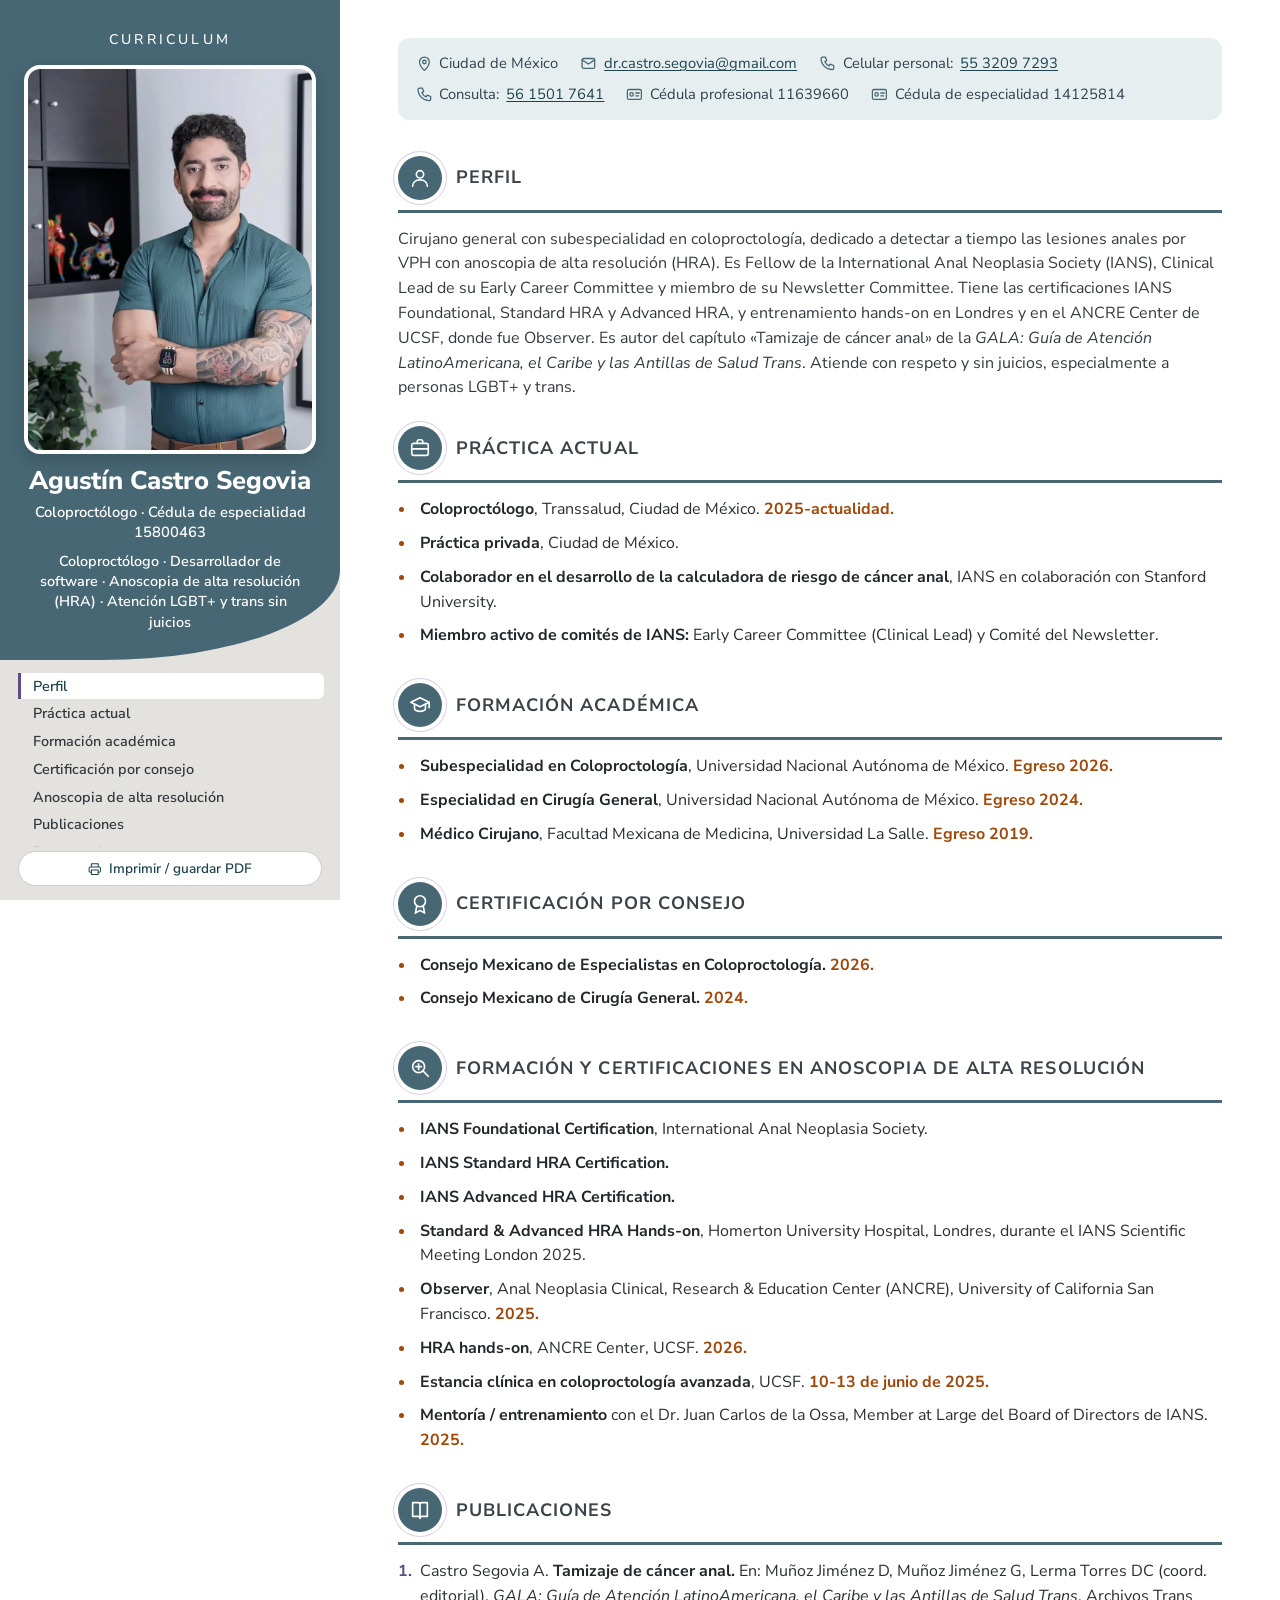
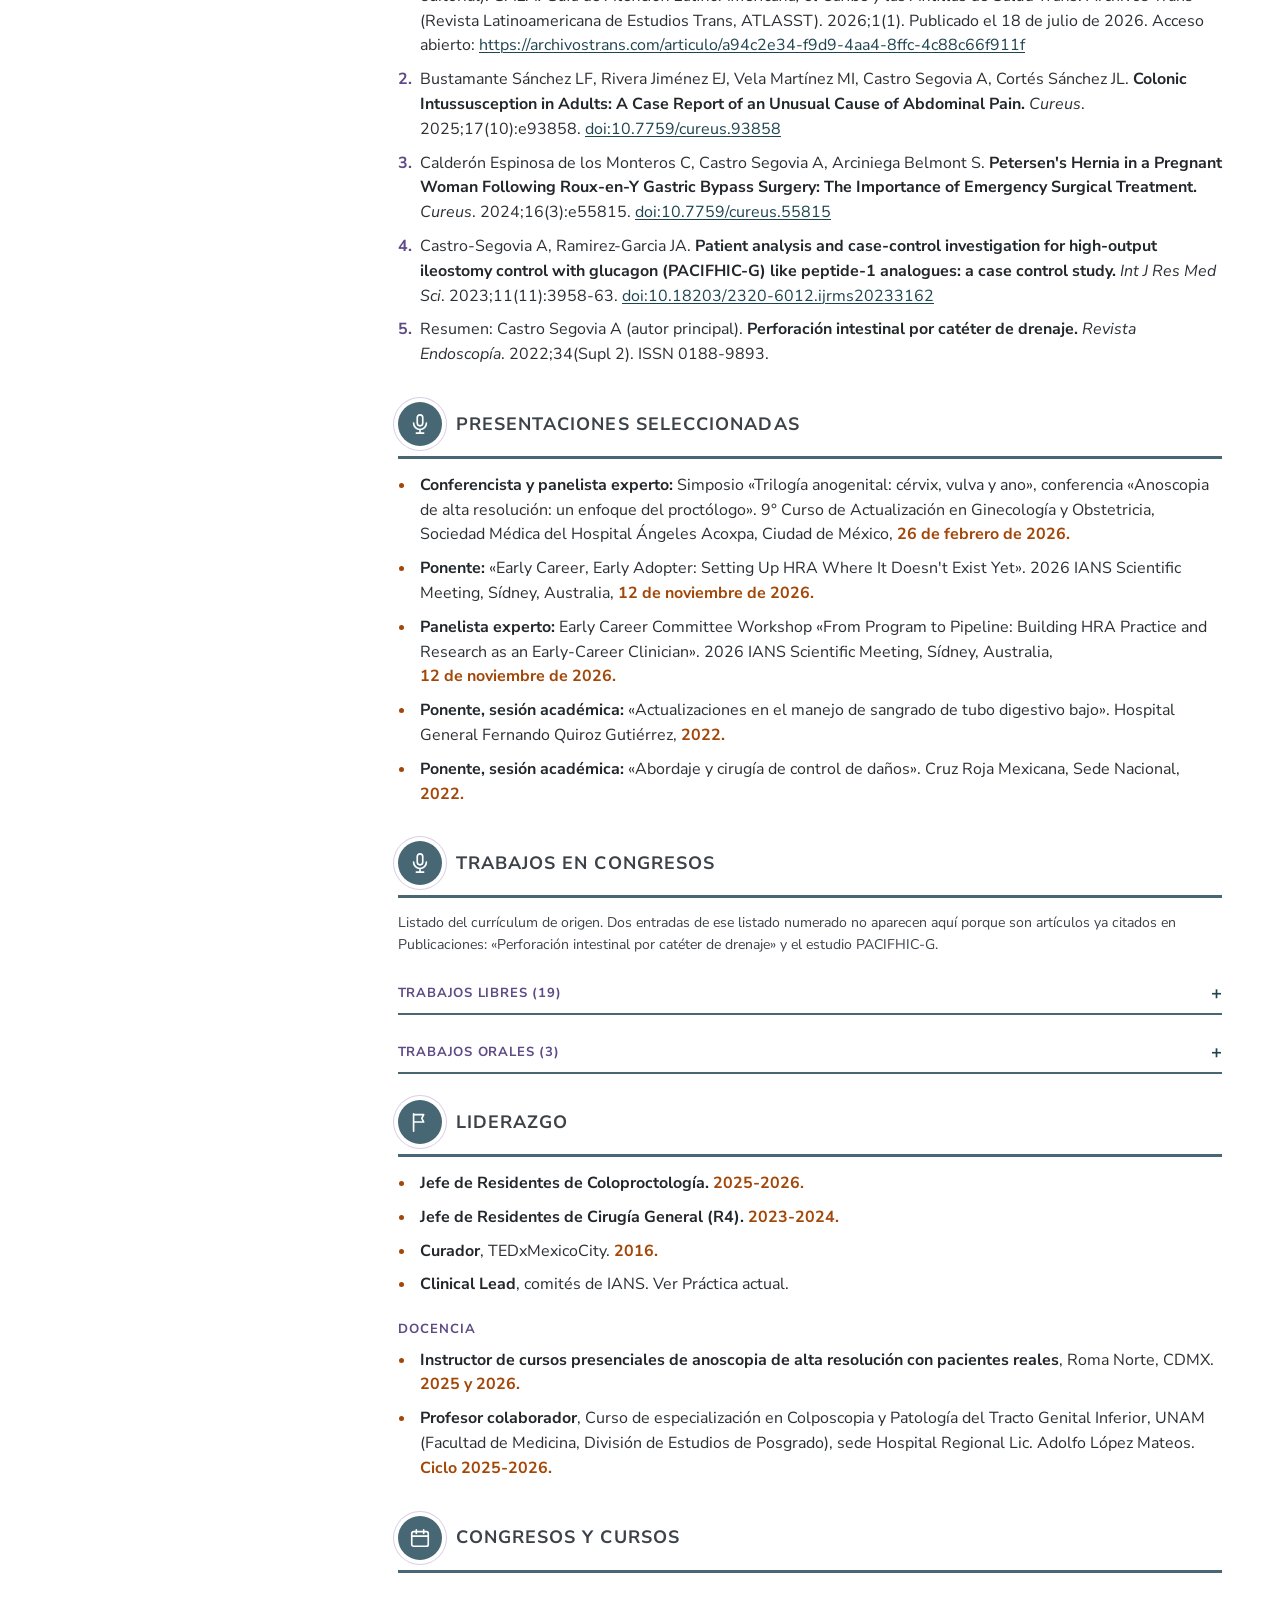
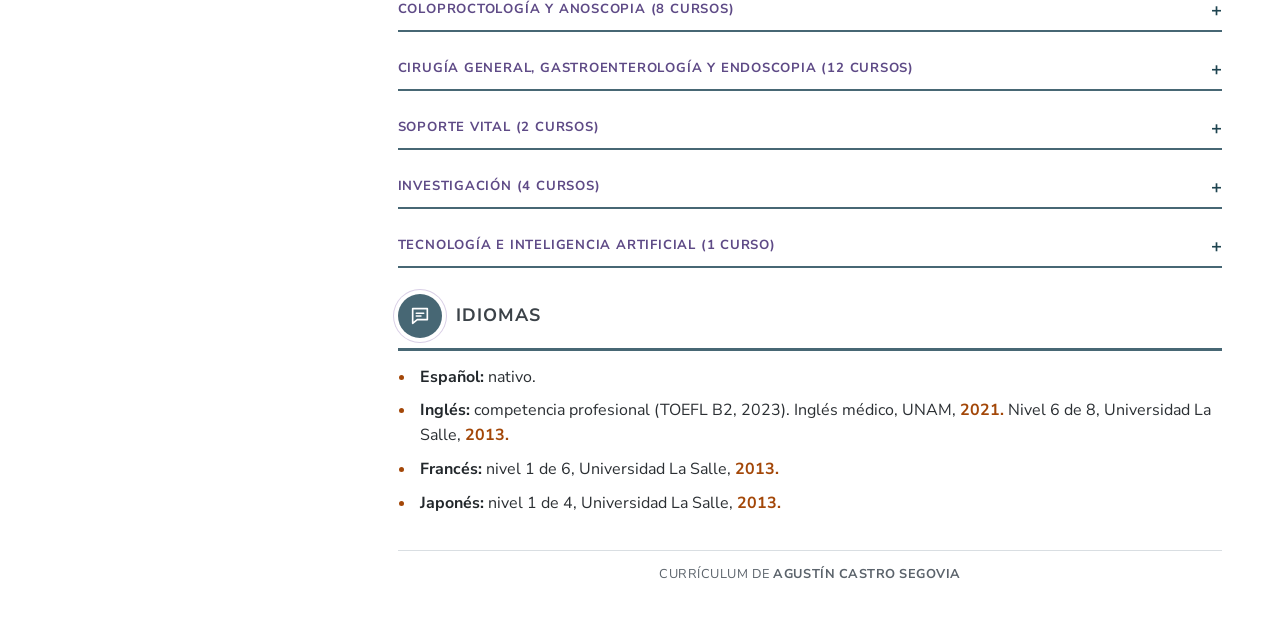
<file: cv/index.html>
<!DOCTYPE html>
<html lang="es">
<head>
<meta charset="utf-8">
<meta name="viewport" content="width=device-width, initial-scale=1">
<meta name="robots" content="noindex">
<title>Agustín Castro Segovia · Coloproctólogo · Currículum</title>
<meta name="description" content="Currículum de Agustín Castro Segovia, coloproctólogo en Ciudad de México.">
<link rel="stylesheet" href="assets/style.css">
</head>
<body>
<svg width="0" height="0" style="position:absolute" aria-hidden="true">
  <defs>
    <symbol id="i-user" viewBox="0 0 24 24"><circle cx="12" cy="8" r="4"/><path d="M4 21c0-4.4 3.6-7 8-7s8 2.6 8 7"/></symbol>
    <symbol id="i-briefcase" viewBox="0 0 24 24"><rect x="3" y="7" width="18" height="13" rx="2"/><path d="M9 7V5a2 2 0 0 1 2-2h2a2 2 0 0 1 2 2v2M3 13h18"/></symbol>
    <symbol id="i-cap" viewBox="0 0 24 24"><path d="M2 9l10-5 10 5-10 5z"/><path d="M6 11v5c0 1.5 2.7 3 6 3s6-1.5 6-3v-5M22 9v6"/></symbol>
    <symbol id="i-award" viewBox="0 0 24 24"><circle cx="12" cy="9" r="6"/><path d="M8.5 14L7 22l5-3 5 3-1.5-8"/></symbol>
    <symbol id="i-scope" viewBox="0 0 24 24"><circle cx="10.5" cy="10.5" r="6.5"/><path d="M15.5 15.5L21 21M10.5 7.5v6M7.5 10.5h6"/></symbol>
    <symbol id="i-globe" viewBox="0 0 24 24"><circle cx="12" cy="12" r="9"/><path d="M3 12h18M12 3c2.5 2.6 3.8 5.6 3.8 9s-1.3 6.4-3.8 9c-2.5-2.6-3.8-5.6-3.8-9S9.5 5.6 12 3z"/></symbol>
    <symbol id="i-book" viewBox="0 0 24 24"><path d="M4 4h6a3 3 0 0 1 2 1 3 3 0 0 1 2-1h6v15h-6a2 2 0 0 0-2 2 2 2 0 0 0-2-2H4z"/><path d="M12 5v16"/></symbol>
    <symbol id="i-mic" viewBox="0 0 24 24"><rect x="9" y="2" width="6" height="12" rx="3"/><path d="M5 11a7 7 0 0 0 14 0M12 18v4M8 22h8"/></symbol>
    <symbol id="i-flag" viewBox="0 0 24 24"><path d="M5 22V3M5 4h11l-2 4 2 4H5"/></symbol>
    <symbol id="i-calendar" viewBox="0 0 24 24"><rect x="3" y="5" width="18" height="16" rx="2"/><path d="M3 10h18M8 3v4M16 3v4"/></symbol>
    <symbol id="i-clipboard" viewBox="0 0 24 24"><rect x="5" y="4" width="14" height="18" rx="2"/><path d="M9 4V2h6v2M9 11h6M9 15h6"/></symbol>
    <symbol id="i-users" viewBox="0 0 24 24"><circle cx="9" cy="8" r="3.5"/><path d="M2 20c0-3.6 3-6 7-6s7 2.4 7 6M16 4.5a3.5 3.5 0 0 1 0 7M18 14c2.5.6 4 2.7 4 6"/></symbol>
    <symbol id="i-chat" viewBox="0 0 24 24"><path d="M4 4h16v12H9l-5 4z"/><path d="M8 9h8M8 12h5"/></symbol>
    <symbol id="i-mail" viewBox="0 0 24 24"><rect x="3" y="5" width="18" height="14" rx="2"/><path d="M3 7l9 6 9-6"/></symbol>
    <symbol id="i-phone" viewBox="0 0 24 24"><path d="M5 3h4l2 5-2.5 1.5a11 11 0 0 0 6 6L16 13l5 2v4a2 2 0 0 1-2 2A16 16 0 0 1 3 5a2 2 0 0 1 2-2z"/></symbol>
    <symbol id="i-pin" viewBox="0 0 24 24"><path d="M12 22s7-6.5 7-12a7 7 0 0 0-14 0c0 5.5 7 12 7 12z"/><circle cx="12" cy="10" r="2.5"/></symbol>
    <symbol id="i-id" viewBox="0 0 24 24"><rect x="2" y="5" width="20" height="14" rx="2"/><circle cx="8" cy="12" r="2.5"/><path d="M14 10h5M14 14h4"/></symbol>
    <symbol id="i-print" viewBox="0 0 24 24"><path d="M6 9V3h12v6M6 18H4a2 2 0 0 1-2-2v-5a2 2 0 0 1 2-2h16a2 2 0 0 1 2 2v5a2 2 0 0 1-2 2h-2"/><rect x="6" y="14" width="12" height="8"/></symbol>
    <symbol id="i-ext" viewBox="0 0 24 24"><path d="M14 4h6v6M20 4l-9 9M18 14v5a1 1 0 0 1-1 1H5a1 1 0 0 1-1-1V7a1 1 0 0 1 1-1h5"/></symbol>
  </defs>
</svg>

<a class="skip" href="#contenido">Saltar al contenido</a>

<div class="layout">
  <aside class="sidebar">
    <header class="hero">
      <p class="eyebrow">Curriculum</p>
      <div class="photo"><img src="assets/foto-agustin-castro-segovia.webp" alt="Fotografía de Agustín Castro Segovia" width="800" height="1073"></div>
      <h1>Agustín Castro Segovia</h1>
      <p class="cred">Coloproctólogo · Cédula de especialidad 15800463</p>
      <p class="tagline">Coloproctólogo · Desarrollador de software · Anoscopia de alta resolución (HRA) · Atención LGBT+ y trans sin juicios</p>
    </header>
    <nav class="toc" aria-label="Secciones del currículum">
      <ul>
        <li><a href="#perfil">Perfil</a></li>
        <li><a href="#practica">Práctica actual</a></li>
        <li><a href="#formacion">Formación académica</a></li>
        <li><a href="#consejo">Certificación por consejo</a></li>
        <li><a href="#hra">Anoscopia de alta resolución</a></li>
        <li><a href="#publicaciones">Publicaciones</a></li>
        <li><a href="#presentaciones">Presentaciones</a></li>
        <li><a href="#trabajos">Trabajos</a></li>
        <li><a href="#liderazgo">Liderazgo</a></li>
        <li><a href="#congresos-cursos">Congresos y cursos</a></li>
        <li><a href="#idiomas">Idiomas</a></li>
      </ul>
    </nav>
    <button class="print-btn" type="button" onclick="window.print()"><svg><use href="#i-print"/></svg>Imprimir / guardar PDF</button>
  </aside>

  <main id="contenido" class="content">
    <section class="contact" aria-label="Datos de contacto">
      <ul>
        <li><svg><use href="#i-pin"/></svg>Ciudad de México</li>
        <li><svg><use href="#i-mail"/></svg><a href="mailto:dr.castro.segovia@gmail.com">dr.castro.segovia@gmail.com</a></li>
        <li><svg><use href="#i-phone"/></svg>Celular personal: <a href="tel:+525532097293">55 3209 7293</a></li>
        <li><svg><use href="#i-phone"/></svg>Consulta: <a href="tel:+525615017641">56 1501 7641</a></li>
        <li><svg><use href="#i-id"/></svg>Cédula profesional 11639660</li>
        <li><svg><use href="#i-id"/></svg>Cédula de especialidad 14125814</li>
      </ul>
    </section>

    <section id="perfil" class="sec">
      <h2><span class="ic"><svg><use href="#i-user"/></svg></span>Perfil</h2>
      <p class="lead">Cirujano general con subespecialidad en coloproctología, dedicado a detectar a tiempo las lesiones anales por VPH con anoscopia de alta resolución (HRA). Es Fellow de la International Anal Neoplasia Society (IANS), Clinical Lead de su Early Career Committee y miembro de su Newsletter Committee. Tiene las certificaciones IANS Foundational, Standard HRA y Advanced HRA, y entrenamiento hands-on en Londres y en el ANCRE Center de UCSF, donde fue Observer. Es autor del capítulo «Tamizaje de cáncer anal» de la <em>GALA: Guía de Atención LatinoAmericana, el Caribe y las Antillas de Salud Trans</em>. Atiende con respeto y sin juicios, especialmente a personas LGBT+ y trans.</p>
    </section>

    <section id="practica" class="sec">
      <h2><span class="ic"><svg><use href="#i-briefcase"/></svg></span>Práctica actual</h2>
      <ul class="items">
        <li><strong>Coloproctólogo</strong>, Transsalud, Ciudad de México. <span class="date">2025-actualidad.</span></li>
        <li><strong>Práctica privada</strong>, Ciudad de México.</li>
        <li><strong>Colaborador en el desarrollo de la calculadora de riesgo de cáncer anal</strong>, IANS en colaboración con Stanford University.</li>
        <li><strong>Miembro activo de comités de IANS:</strong> Early Career Committee (Clinical Lead) y Comité del Newsletter.</li>
      </ul>
    </section>

    <section id="formacion" class="sec">
      <h2><span class="ic"><svg><use href="#i-cap"/></svg></span>Formación académica</h2>
      <ul class="items">
        <li><strong>Subespecialidad en Coloproctología</strong>, Universidad Nacional Autónoma de México. <span class="date">Egreso 2026.</span></li>
        <li><strong>Especialidad en Cirugía General</strong>, Universidad Nacional Autónoma de México. <span class="date">Egreso 2024.</span></li>
        <li><strong>Médico Cirujano</strong>, Facultad Mexicana de Medicina, Universidad La Salle. <span class="date">Egreso 2019.</span></li>
      </ul>
    </section>

    <section id="consejo" class="sec">
      <h2><span class="ic"><svg><use href="#i-award"/></svg></span>Certificación por consejo</h2>
      <ul class="items">
        <li><strong>Consejo Mexicano de Especialistas en Coloproctología.</strong> <span class="date">2026.</span></li>
        <li><strong>Consejo Mexicano de Cirugía General.</strong> <span class="date">2024.</span></li>
      </ul>
    </section>

    <section id="hra" class="sec">
      <h2><span class="ic"><svg><use href="#i-scope"/></svg></span>Formación y certificaciones en anoscopia de alta resolución</h2>
      <ul class="items">
        <li><strong>IANS Foundational Certification</strong>, International Anal Neoplasia Society.</li>
        <li><strong>IANS Standard HRA Certification.</strong></li>
        <li><strong>IANS Advanced HRA Certification.</strong></li>
        <li><strong>Standard &amp; Advanced HRA Hands-on</strong>, Homerton University Hospital, Londres, durante el IANS Scientific Meeting London 2025.</li>
        <li><strong>Observer</strong>, Anal Neoplasia Clinical, Research &amp; Education Center (ANCRE), University of California San Francisco. <span class="date">2025.</span></li>
        <li><strong>HRA hands-on</strong>, ANCRE Center, UCSF. <span class="date">2026.</span></li>
        <li><strong>Estancia clínica en coloproctología avanzada</strong>, UCSF. <span class="date">10-13 de junio de 2025.</span></li>
        <li><strong>Mentoría / entrenamiento</strong> con el Dr. Juan Carlos de la Ossa, Member at Large del Board of Directors de IANS. <span class="date">2025.</span></li>
      </ul>
    </section>

    <section id="publicaciones" class="sec">
      <h2><span class="ic"><svg><use href="#i-book"/></svg></span>Publicaciones</h2>
      <ol class="items pubs">
        <li>Castro Segovia A. <strong>Tamizaje de cáncer anal.</strong> En: Muñoz Jiménez D, Muñoz Jiménez G, Lerma Torres DC (coord. editorial). <em>GALA: Guía de Atención LatinoAmericana, el Caribe y las Antillas de Salud Trans</em>. Archivos Trans (Revista Latinoamericana de Estudios Trans, ATLASST). 2026;1(1). Publicado el 18 de julio de 2026. Acceso abierto: <a class="url" href="https://archivostrans.com/articulo/a94c2e34-f9d9-4aa4-8ffc-4c88c66f911f" target="_blank" rel="noopener noreferrer">https://archivostrans.com/articulo/a94c2e34-f9d9-4aa4-8ffc-4c88c66f911f</a></li>
        <li>Bustamante Sánchez LF, Rivera Jiménez EJ, Vela Martínez MI, Castro Segovia A, Cortés Sánchez JL. <strong>Colonic Intussusception in Adults: A Case Report of an Unusual Cause of Abdominal Pain.</strong> <em>Cureus</em>. 2025;17(10):e93858. <a href="https://doi.org/10.7759/cureus.93858" target="_blank" rel="noopener noreferrer">doi:10.7759/cureus.93858</a></li>
        <li>Calderón Espinosa de los Monteros C, Castro Segovia A, Arciniega Belmont S. <strong>Petersen's Hernia in a Pregnant Woman Following Roux-en-Y Gastric Bypass Surgery: The Importance of Emergency Surgical Treatment.</strong> <em>Cureus</em>. 2024;16(3):e55815. <a href="https://doi.org/10.7759/cureus.55815" target="_blank" rel="noopener noreferrer">doi:10.7759/cureus.55815</a></li>
        <li>Castro-Segovia A, Ramirez-Garcia JA. <strong>Patient analysis and case-control investigation for high-output ileostomy control with glucagon (PACIFHIC-G) like peptide-1 analogues: a case control study.</strong> <em>Int J Res Med Sci</em>. 2023;11(11):3958-63. <a href="https://doi.org/10.18203/2320-6012.ijrms20233162" target="_blank" rel="noopener noreferrer">doi:10.18203/2320-6012.ijrms20233162</a></li>
        <li>Resumen: Castro Segovia A (autor principal). <strong>Perforación intestinal por catéter de drenaje.</strong> <em>Revista Endoscopía</em>. 2022;34(Supl 2). ISSN 0188-9893.</li>
      </ol>
    </section>

    <section id="presentaciones" class="sec">
      <h2><span class="ic"><svg><use href="#i-mic"/></svg></span>Presentaciones seleccionadas</h2>
      <ul class="items">
        <li><strong>Conferencista y panelista experto:</strong> Simposio «Trilogía anogenital: cérvix, vulva y ano», conferencia «Anoscopia de alta resolución: un enfoque del proctólogo». 9° Curso de Actualización en Ginecología y Obstetricia, Sociedad Médica del Hospital Ángeles Acoxpa, Ciudad de México, <span class="date">26 de febrero de 2026.</span></li>
        <li><strong>Ponente:</strong> «Early Career, Early Adopter: Setting Up HRA Where It Doesn't Exist Yet». 2026 IANS Scientific Meeting, Sídney, Australia, <span class="date">12 de noviembre de 2026.</span></li>
        <li><strong>Panelista experto:</strong> Early Career Committee Workshop «From Program to Pipeline: Building HRA Practice and Research as an Early-Career Clinician». 2026 IANS Scientific Meeting, Sídney, Australia, <span class="date">12 de noviembre de 2026.</span></li>
        <li><strong>Ponente, sesión académica:</strong> «Actualizaciones en el manejo de sangrado de tubo digestivo bajo». Hospital General Fernando Quiroz Gutiérrez, <span class="date">2022.</span></li>
        <li><strong>Ponente, sesión académica:</strong> «Abordaje y cirugía de control de daños». Cruz Roja Mexicana, Sede Nacional, <span class="date">2022.</span></li>
      </ul>
    </section>

    <section id="trabajos" class="sec">
      <h2><span class="ic"><svg><use href="#i-mic"/></svg></span>Trabajos en congresos</h2>
      <p class="more-note">Listado del currículum de origen. Dos entradas de ese listado numerado no aparecen aquí porque son artículos ya citados en Publicaciones: «Perforación intestinal por catéter de drenaje» y el estudio PACIFHIC-G.</p>

      <button type="button" class="fold-btn" aria-expanded="false" aria-controls="trabajos-libres">Trabajos libres (19)</button>
      <div id="trabajos-libres" class="fold-panel" hidden>
        <ol class="items">
          <li><span class="kind">Trabajo libre.</span> «Adenoma pleomorfo de lóbulo profundo, presentación infrecuente de neoplasia parotídea». Congreso Internacional de Cirugía General, AMCG, <span class="date">2020.</span></li>
          <li><span class="kind">Trabajo libre.</span> «Absceso renal gigante enmascarado como absceso glúteo». Congreso Internacional de Cirugía General, AMCG, <span class="date">2021.</span></li>
          <li><span class="kind">Trabajo libre.</span> «Fascitis necrotizante como presentación de cáncer de recto. Reporte de un caso». Congreso Internacional de Cirugía General, AMCG, <span class="date">2021.</span></li>
          <li><span class="kind">Trabajo libre.</span> «Íleo biliar enmascarado por infección por SARS-CoV-2. Presentación infrecuente». Congreso Internacional de Cirugía General, AMCG, <span class="date">2021.</span></li>
          <li><span class="kind">Trabajo en congreso.</span> «Neumoperitoneo crónico: a razón de un caso». Congreso Internacional de Cirugía General, AMCG, <span class="date">2021.</span></li>
          <li><span class="kind">Trabajo libre.</span> «Intususcepción colónica en el adulto». Congreso Internacional de Cirugía General, AMCG, <span class="date">2022.</span></li>
          <li><span class="kind">Trabajo libre.</span> «Manejo escalonado y endoscópico de pancreatitis necrótica infectada». Congreso Internacional de Cirugía General, AMCG, <span class="date">2022.</span></li>
          <li><span class="kind">Trabajo libre.</span> «Disección selectiva de cuello en carcinoma epidermoide de cavidad oral como tratamiento integral». Congreso Internacional de Cirugía General, AMCG, <span class="date">2022.</span></li>
          <li><span class="kind">Trabajo libre.</span> «Evento inusual de perforación intestinal posterior a migración de prótesis duodenal terapéutica». Congreso Internacional de Cirugía General, AMCG, <span class="date">2022.</span></li>
          <li><span class="kind">Trabajo libre.</span> «Perforación intestinal espontánea por trombosis. Rara presentación de trombocitopenia trombótica autoinmune inducida por vacuna contra SARS-CoV-2». Congreso Internacional de Cirugía General, AMCG, <span class="date">2022.</span></li>
          <li><span class="kind">Trabajo libre.</span> «¿Resección o reducción? Hernia de Amyand, reporte y revisión». Congreso Internacional de Cirugía General, AMCG, <span class="date">2022.</span></li>
          <li><span class="kind">Trabajo libre.</span> «Manejo de pancreatitis necrótica infectada». Asociación Mexicana Hepato Pancreato Biliar, <span class="date">2022.</span></li>
          <li><span class="kind">Trabajo en congreso.</span> «Colecistectomía subtotal laparoscópica en paciente cirrótico. Una alternativa segura». Congreso Nacional de Cirugía Endoscópica, AMCE, <span class="date">2022.</span></li>
          <li><span class="kind">Trabajo libre.</span> «Segmentectomía hepática anatómica; un procedimiento en desuso». Congreso Internacional de Cirugía General, AMCG, <span class="date">2023.</span></li>
          <li><span class="kind">Trabajo libre.</span> «Coledocolitiasis resuelta por cirugía de mínima invasión, una alternativa a la CPRE». Congreso Internacional de Cirugía General, AMCG, <span class="date">2023.</span></li>
          <li><span class="kind">Trabajo libre.</span> «Hernia hiatal gigante. Actuar en el 2023». Asociación Mexicana de Cirugía Endoscópica, <span class="date">2023.</span></li>
          <li><span class="kind">Trabajo libre.</span> «Embarazo después de cirugía bariátrica. Actuar tempranamente ante complicaciones». Asociación Mexicana de Cirugía Endoscópica, <span class="date">2023.</span></li>
          <li><span class="kind">Trabajo libre.</span> «Detener una ileostomía de alto gasto: restaurar el freno ileal». Congreso Internacional de Cirugía General, AMCG, <span class="date">2023.</span></li>
          <li><span class="kind">Trabajo libre.</span> «Hernia de Petersen durante el embarazo. Debemos actuar». Asociación Mexicana de Cirugía Endoscópica, <span class="date">2023.</span></li>
        </ol>
      </div>

      <button type="button" class="fold-btn" aria-expanded="false" aria-controls="trabajos-orales">Trabajos orales (3)</button>
      <div id="trabajos-orales" class="fold-panel" hidden>
        <ol class="items">
          <li><span class="kind">Trabajo oral, candidato a premio.</span> «Recuperación acelerada posterior a una resección intestinal, abordaje para estomas de alto gasto». Congreso Internacional de Cirugía General, AMCG, <span class="date">2023.</span></li>
          <li><span class="kind">Trabajo oral.</span> «High-risk HPV serotypes and the extent of HSIL in the anal canal of people living with HIV: a case-control study». IANS Scientific Meeting, Londres, Reino Unido, <span class="date">2025.</span></li>
          <li><span class="kind">Trabajo oral.</span> «Feminization therapy, HPV, and precancerous anal lesions in at-risk populations: a literature review». IANS Scientific Meeting, Londres, Reino Unido, <span class="date">2025.</span></li>
        </ol>
      </div>
    </section>

    <section id="liderazgo" class="sec">
      <h2><span class="ic"><svg><use href="#i-flag"/></svg></span>Liderazgo</h2>
      <ul class="items">
        <li><strong>Jefe de Residentes de Coloproctología.</strong> <span class="date">2025-2026.</span></li>
        <li><strong>Jefe de Residentes de Cirugía General (R4).</strong> <span class="date">2023-2024.</span></li>
        <li><strong>Curador</strong>, TEDxMexicoCity. <span class="date">2016.</span></li>
        <li><strong>Clinical Lead</strong>, comités de IANS. Ver Práctica actual.</li>
      </ul>
      <h3 class="group">Docencia</h3>
      <ul class="items">
        <li><strong>Instructor de cursos presenciales de anoscopia de alta resolución con pacientes reales</strong>, Roma Norte, CDMX. <span class="date">2025 y 2026.</span></li>
        <li><strong>Profesor colaborador</strong>, Curso de especialización en Colposcopia y Patología del Tracto Genital Inferior, UNAM (Facultad de Medicina, División de Estudios de Posgrado), sede Hospital Regional Lic. Adolfo López Mateos. <span class="date">Ciclo 2025-2026.</span></li>
      </ul>
    </section>

    <section id="congresos-cursos" class="sec">
      <h2><span class="ic"><svg><use href="#i-calendar"/></svg></span>Congresos y cursos</h2>

      <button type="button" class="fold-btn" aria-expanded="false" aria-controls="g-colo">Coloproctología y anoscopia (8 cursos)</button>
      <div id="g-colo" class="fold-panel" hidden>
        <p class="kicker">Congresos</p>
        <ul class="items">
          <li>2026 IANS Scientific Meeting, Sídney, Australia.</li>
          <li>IANS Scientific Meeting, Londres, Reino Unido, <span class="date">2025.</span></li>
          <li>Congreso Nacional de Coloproctología, Asociación Española de Coloproctología, <span class="date">2023.</span></li>
          <li>Masterclass «¿Cómo lo hago? Video-técnicas de Coloproctología», Asociación Española de Coloproctología, <span class="date">2023.</span></li>
          <li>Congreso Internacional de Coloproctología, Colegio Mexicano de Especialistas en Coloproctología, <span class="date">2022.</span></li>
        </ul>
        <p class="kicker">Cursos</p>
        <ul class="items">
          <li>«¿Qué debo saber de anoscopia de alta resolución y VPH anal?», Colegio Mexicano de Especialistas en Coloproctología, <span class="date">2023.</span></li>
          <li>«Actualidades en Coloproctología», Asociación Mexicana de Cirugía General, <span class="date">2022.</span></li>
          <li>«Seguridad y eficacia en cirugía colorrectal», Asociación Mexicana de Cirugía General, <span class="date">2022.</span></li>
        </ul>
      </div>

      <button type="button" class="fold-btn" aria-expanded="false" aria-controls="g-cirugia">Cirugía general, gastroenterología y endoscopia (12 cursos)</button>
      <div id="g-cirugia" class="fold-panel" hidden>
        <p class="kicker">Congresos</p>
        <ul class="items">
          <li>XXX Congreso Internacional de Cirugía Endoscópica, Asociación Mexicana de Cirugía Endoscópica, <span class="date">2022.</span></li>
          <li>XXXI Congreso Internacional de Cirugía Endoscópica, Asociación Mexicana de Cirugía Endoscópica, <span class="date">2022.</span></li>
          <li>Reunión Nacional de Endoscopía, AMEG, <span class="date">2022.</span></li>
          <li>1er Encuentro Nacional de Cirugía Endoscópica para Residentes, Asociación Mexicana de Cirugía Endoscópica, <span class="date">2023.</span></li>
          <li>XLVI Congreso Internacional de Cirugía General, Asociación Mexicana de Cirugía General, <span class="date">2022.</span></li>
          <li>XLVIII Congreso Internacional de Cirugía General, Asociación Mexicana de Cirugía General, <span class="date">2023.</span></li>
          <li>XIX ECOS Internacionales de Cirugía General, Asociación Mexicana de Cirugía General, <span class="date">2022.</span></li>
          <li>XX ECOS Internacionales de Cirugía General, Asociación Mexicana de Cirugía General, <span class="date">2023.</span></li>
          <li>12.º Congreso Internacional de Cirugía del Aparato Digestivo, Asociación Mexicana de Cirugía del Aparato Digestivo, <span class="date">2022.</span></li>
        </ul>
        <p class="kicker">Cursos</p>
        <ul class="items">
          <li>«Anastomosis, sutura mecánica y grapeo», Asociación Mexicana de Cirugía Endoscópica, <span class="date">2023.</span></li>
          <li>«Temas selectos en cirugía endoscópica», Asociación Mexicana de Cirugía Endoscópica, <span class="date">2023.</span></li>
          <li>«Actualidades en cirugía gastrointestinal alta», Asociación Mexicana de Cirugía General, <span class="date">2022.</span></li>
        </ul>
      </div>

      <button type="button" class="fold-btn" aria-expanded="false" aria-controls="g-soporte">Soporte vital (2 cursos)</button>
      <div id="g-soporte" class="fold-panel" hidden>
        <ul class="items">
          <li>ATLS, ACLS y BLS, <span class="date">2023.</span></li>
          <li>Advanced Burn Life Support, <span class="date">2014.</span></li>
        </ul>
      </div>

      <button type="button" class="fold-btn" aria-expanded="false" aria-controls="g-invest">Investigación (4 cursos)</button>
      <div id="g-invest" class="fold-panel" hidden>
        <ul class="items">
          <li>Metodología de la investigación, Universidad La Salle, <span class="date">2014.</span></li>
          <li>Fundamentos de metodología de la investigación, Instituto Nacional de Neurología Velazco Suárez, <span class="date">2014.</span></li>
          <li>Bases de metodología de la investigación, ISSSTE, <span class="date">2020.</span></li>
          <li>Antimicrobial Therapy with Timeouts, Stanford Medicine, <span class="date">2018.</span></li>
        </ul>
      </div>

      <button type="button" class="fold-btn" aria-expanded="false" aria-controls="g-ia">Tecnología e inteligencia artificial (1 curso)</button>
      <div id="g-ia" class="fold-panel" hidden>
        <ul class="items">
          <li>«Introduction to Artificial Intelligence (AI)», IBM, Coursera (especialización AI Foundations for Everyone), <span class="date">2024.</span></li>
        </ul>
      </div>
    </section>

    <section id="idiomas" class="sec">
      <h2><span class="ic"><svg><use href="#i-chat"/></svg></span>Idiomas</h2>
      <ul class="items">
        <li><strong>Español:</strong> nativo.</li>
        <li><strong>Inglés:</strong> competencia profesional (TOEFL B2, 2023). Inglés médico, UNAM, <span class="date">2021.</span> Nivel 6 de 8, Universidad La Salle, <span class="date">2013.</span></li>
        <li><strong>Francés:</strong> nivel 1 de 6, Universidad La Salle, <span class="date">2013.</span></li>
        <li><strong>Japonés:</strong> nivel 1 de 4, Universidad La Salle, <span class="date">2013.</span></li>
      </ul>
    </section>

    <footer class="foot">Currículum de <strong>Agustín Castro Segovia</strong></footer>
  </main>
</div>
<script src="assets/app.js"></script>
</body>
</html>
</file>
<file: cv/assets/style.css>
@font-face{font-family:"CV Sans";src:url("nunito-sans.woff2") format("woff2");font-weight:200 1000;font-style:normal;font-display:swap}
@font-face{font-family:"CV Sans";src:url("nunito-sans-italic.woff2") format("woff2");font-weight:200 1000;font-style:italic;font-display:swap}
:root{
  --green:#476774; --green-dark:#1e4450; --green-soft:#e7eeef;
  --orange:#a34708; --purple:#5e4a86;
  --gray:#e4e2de; --gray-soft:#ececec; --ink:#2b2f33; --muted:#5b636b; --line:#d9dee2;
  --side:340px;
  --font:"Avenir Next","CV Sans","Nunito Sans","Segoe UI",system-ui,sans-serif;
}
*{box-sizing:border-box}
html{scroll-behavior:smooth;-webkit-text-size-adjust:100%}
@media (prefers-reduced-motion:reduce){html{scroll-behavior:auto}}
body{margin:0;font-family:var(--font);color:var(--ink);background:#fff;font-size:16px;line-height:1.55}
a{color:var(--green-dark);text-decoration-thickness:1px;text-underline-offset:2px}
a:hover{color:var(--green)}
:focus-visible{outline:3px solid var(--orange);outline-offset:2px;border-radius:4px}
svg{width:1em;height:1em;fill:none;stroke:currentColor;stroke-width:1.8;stroke-linecap:round;stroke-linejoin:round;flex:none}
.skip{position:absolute;left:-999px;top:0;background:#fff;padding:8px 12px;z-index:100}
.skip:focus{left:8px;top:8px}

.layout{display:grid;grid-template-columns:var(--side) 1fr;min-height:100vh}

/* ---------- Sidebar ---------- */
.sidebar{position:sticky;top:0;height:100vh;background:var(--gray);display:flex;flex-direction:column;overflow-x:hidden;overflow-y:auto}
.hero{position:relative;flex:none;color:#fff;text-align:center;padding:22px 22px 28px;background:var(--green);
  border-bottom-right-radius:70% 90px;border-bottom-left-radius:0;}
.hero::after{content:"";position:absolute;inset:auto -60px -1px auto;width:0}
.eyebrow{margin:0 0 12px;font-variant:small-caps;text-transform:lowercase;letter-spacing:.16em;font-size:1.25rem;font-weight:500}
.photo{width:min(100%,292px);height:auto;margin:0 auto 12px;border-radius:16px;overflow:hidden;border:4px solid #fff;box-shadow:0 6px 18px rgba(0,0,0,.18);background:#fff;line-height:0}
.photo img{width:100%;height:auto;display:block}
.hero h1{margin:0;font-size:1.6rem;line-height:1.15;font-weight:800;letter-spacing:-.005em}
.cred{margin:8px auto 0;font-size:.92rem;font-weight:600;line-height:1.35;max-width:290px}
.tagline{margin:8px auto 0;font-size:.9rem;font-weight:600;line-height:1.4;max-width:270px}

.toc{flex:1;overflow:auto;padding:12px 16px 6px 18px}
.toc ul{list-style:none;margin:0;padding:0}
.toc a{display:block;padding:4px 12px;margin:1px 0;border-left:3px solid transparent;border-radius:0 6px 6px 0;
  color:#33393f;text-decoration:none;font-weight:600;font-size:.9rem;line-height:1.3;transition:background .15s,color .15s,border-color .15s}
.toc a:hover{background:rgba(255,255,255,.55);color:var(--green-dark)}
.toc a.active{background:#fff;color:var(--green-dark);border-left-color:var(--purple)}
.print-btn{margin:4px 18px 14px;display:flex;align-items:center;justify-content:center;gap:8px;font:600 .85rem var(--font);
  color:var(--green-dark);background:#fff;border:1px solid #cfc6d8;border-radius:999px;padding:7px 14px;cursor:pointer}
.print-btn:hover{border-color:var(--purple)}

/* ---------- Content ---------- */
.content{padding:38px clamp(24px,4.5vw,64px) 40px;max-width:1040px;width:100%}
.contact ul{list-style:none;margin:0 0 10px;padding:14px 18px;display:flex;flex-wrap:wrap;gap:8px 22px;
  background:var(--green-soft);border-radius:12px;font-size:.92rem;color:#30414e}
.contact li{display:flex;align-items:center;gap:7px}
.contact svg{color:var(--green);font-size:1.05rem}
.sec{padding-top:26px;scroll-margin-top:16px}
.sec h2{display:flex;align-items:center;gap:14px;margin:0 0 14px;padding-bottom:10px;border-bottom:3px solid var(--green);
  font-size:1.12rem;font-weight:700;letter-spacing:.06em;text-transform:uppercase;color:#3b4248;line-height:1.25}
.ic{width:44px;height:44px;border-radius:50%;background:var(--green);color:#fff;display:grid;place-items:center;flex:none;box-shadow:0 0 0 4px #fff,0 0 0 5px #d9cfe6}
.ic svg{font-size:22px}
.lead{margin:0;font-size:1rem;color:#353b41}
.items{margin:0;padding:0 0 0 1.15em}
.items li{margin:0 0 9px;padding-left:4px}
.items li::marker{color:var(--orange)}
ul.items{list-style:disc}
ol.items li::marker{font-weight:700;color:var(--purple)}
.items strong{font-weight:700;color:#22272b}
.date{color:var(--orange);font-weight:700;white-space:nowrap}
.group{margin:22px 0 8px;font-size:.82rem;letter-spacing:.08em;text-transform:uppercase;color:var(--purple);font-weight:700}
.kicker{margin:10px 0 6px;font-size:.78rem;font-weight:700;letter-spacing:.04em;text-transform:uppercase;color:var(--green-dark)}
.fold-btn{width:100%;margin-top:16px;display:flex;align-items:center;justify-content:space-between;gap:12px;text-align:left;font:700 .82rem var(--font);letter-spacing:.06em;text-transform:uppercase;color:var(--purple);background:transparent;border:0;border-bottom:2px solid var(--green);padding:8px 0;cursor:pointer}
.fold-btn::after{content:"+";flex:none;font-size:1.15rem;letter-spacing:0;color:var(--green-dark);text-transform:none}
.fold-btn[aria-expanded="true"]::after{content:"\2013"}
.fold-btn:hover{color:var(--green-dark)}
.fold-panel{margin-top:8px}
.more-btn{margin-top:8px;display:inline-flex;align-items:center;font:600 .85rem var(--font);color:var(--green-dark);background:#fff;border:1px solid #cfc6d8;border-radius:999px;padding:6px 12px;cursor:pointer}
.more-btn:hover{border-color:var(--purple);color:var(--purple)}
.more-list{margin-top:12px;padding:12px 14px 4px;background:var(--green-soft);border-radius:12px;border-left:3px solid var(--purple)}
.more-note{margin:0 0 10px;font-size:.88rem;color:#3b4248}
.kind{font-weight:700;color:var(--purple)}
a.url{word-break:break-all}
.grid2{display:grid;grid-template-columns:1fr 1fr;gap:0 40px}
.grid2 .sec h2{font-size:1rem}
.foot{margin-top:34px;padding-top:14px;border-top:1px solid var(--line);font-size:.8rem;color:var(--muted);text-align:center;letter-spacing:.04em;text-transform:uppercase}

/* ---------- Tablet / mobile ---------- */
@media (max-width:1100px){.grid2{grid-template-columns:1fr}}
@media (max-width:860px){
  .layout{display:block}
  .sidebar{position:static;height:auto;overflow:visible;background:none}
  .hero{padding:24px 20px 46px;border-bottom-right-radius:0;border-radius:0 0 50% 50% / 0 0 44px 44px}
  .photo{width:min(280px,74vw);height:auto;border-radius:16px}
  .hero h1{font-size:1.55rem}
  .toc{position:sticky;top:0;z-index:20;background:rgba(214,214,214,.96);backdrop-filter:blur(6px);
    padding:8px 10px;overflow-x:auto;overflow-y:hidden;scrollbar-width:none;box-shadow:0 2px 8px rgba(0,0,0,.08)}
  .toc::-webkit-scrollbar{display:none}
  .toc ul{display:flex;gap:6px;white-space:nowrap}
  .toc a{border-left:0;border-radius:999px;padding:6px 12px;font-size:.85rem;background:rgba(255,255,255,.45)}
  .toc a.active{background:var(--green);color:#fff}
  .print-btn{display:none}
  .toc a{padding:6px 12px}
  .content{padding:18px 18px 30px}
  .sec{scroll-margin-top:62px;padding-top:22px}
  .sec h2{font-size:1rem;gap:12px;letter-spacing:.04em}
  .ic{width:38px;height:38px}.ic svg{font-size:19px}
  .contact ul{flex-direction:column;gap:7px;font-size:.9rem}
  body{font-size:15.5px}
}
/* ---- toc in sidebar must be sticky container on mobile: make sidebar not clip ---- */
@media (max-width:860px){.sidebar{display:contents}}

/* ---------- Print ---------- */
@media print{
  @page{size:letter;margin:10mm 12mm}
  *{-webkit-print-color-adjust:exact;print-color-adjust:exact}
  html{scroll-behavior:auto;font-size:9.2pt}
  body{font-size:1rem;line-height:1.36}
  .lead{font-size:1rem}
  .layout{display:block}
  .sidebar{position:static;height:auto;background:none;display:block}
  .toc,.print-btn,.skip{display:none!important}
  .hero{display:grid;grid-template-columns:auto 1fr;align-items:center;column-gap:22px;text-align:left;
    padding:16px 24px;border-radius:0 0 90px 0}
  .eyebrow,.hero h1,.cred,.tagline{grid-column:2}
  .eyebrow{margin:0 0 2px;font-size:11pt}
  .photo{grid-column:1;grid-row:1/span 4;width:84px;height:auto;margin:0;border-width:3px;border-radius:6px;box-shadow:none}
  .hero h1{font-size:20pt}
  .cred{margin:2px 0 0;max-width:none;font-size:10pt}
  .tagline{margin:4px 0 0;max-width:none;font-size:10pt}
  .content{padding:10px 0 0;max-width:none}
  .contact ul{padding:8px 12px;gap:4px 16px;font-size:8.8pt;flex-direction:row}
  .sec{padding-top:9px}
  .sec h2{font-size:10.5pt;margin-bottom:7px;padding-bottom:5px;border-bottom-width:2px;break-after:avoid;page-break-after:avoid}
  .ic{width:26px;height:26px;box-shadow:none}.ic svg{font-size:14px}
  .items li{margin-bottom:3px;break-inside:avoid}
  .sec h2+.items>li:first-child,.sec h2+.lead{break-before:avoid}
  .grid2{display:block;column-count:2;column-gap:26px}
  .grid2 .sec h2{font-size:10pt}
  .grid2 .sec{break-inside:avoid;page-break-inside:avoid;display:block}
  .grid2 .sec:first-child{padding-top:10px}
  a{color:var(--green-dark);text-decoration:none}
  .more-btn{display:none!important}
  .more-list[hidden],.fold-panel[hidden]{display:block!important}
  .fold-btn{pointer-events:none}
  .fold-btn::after{content:none}
  .group{break-after:avoid;page-break-after:avoid}
  .foot{margin-top:8px;padding-top:6px;font-size:7.5pt}
}
</file>
